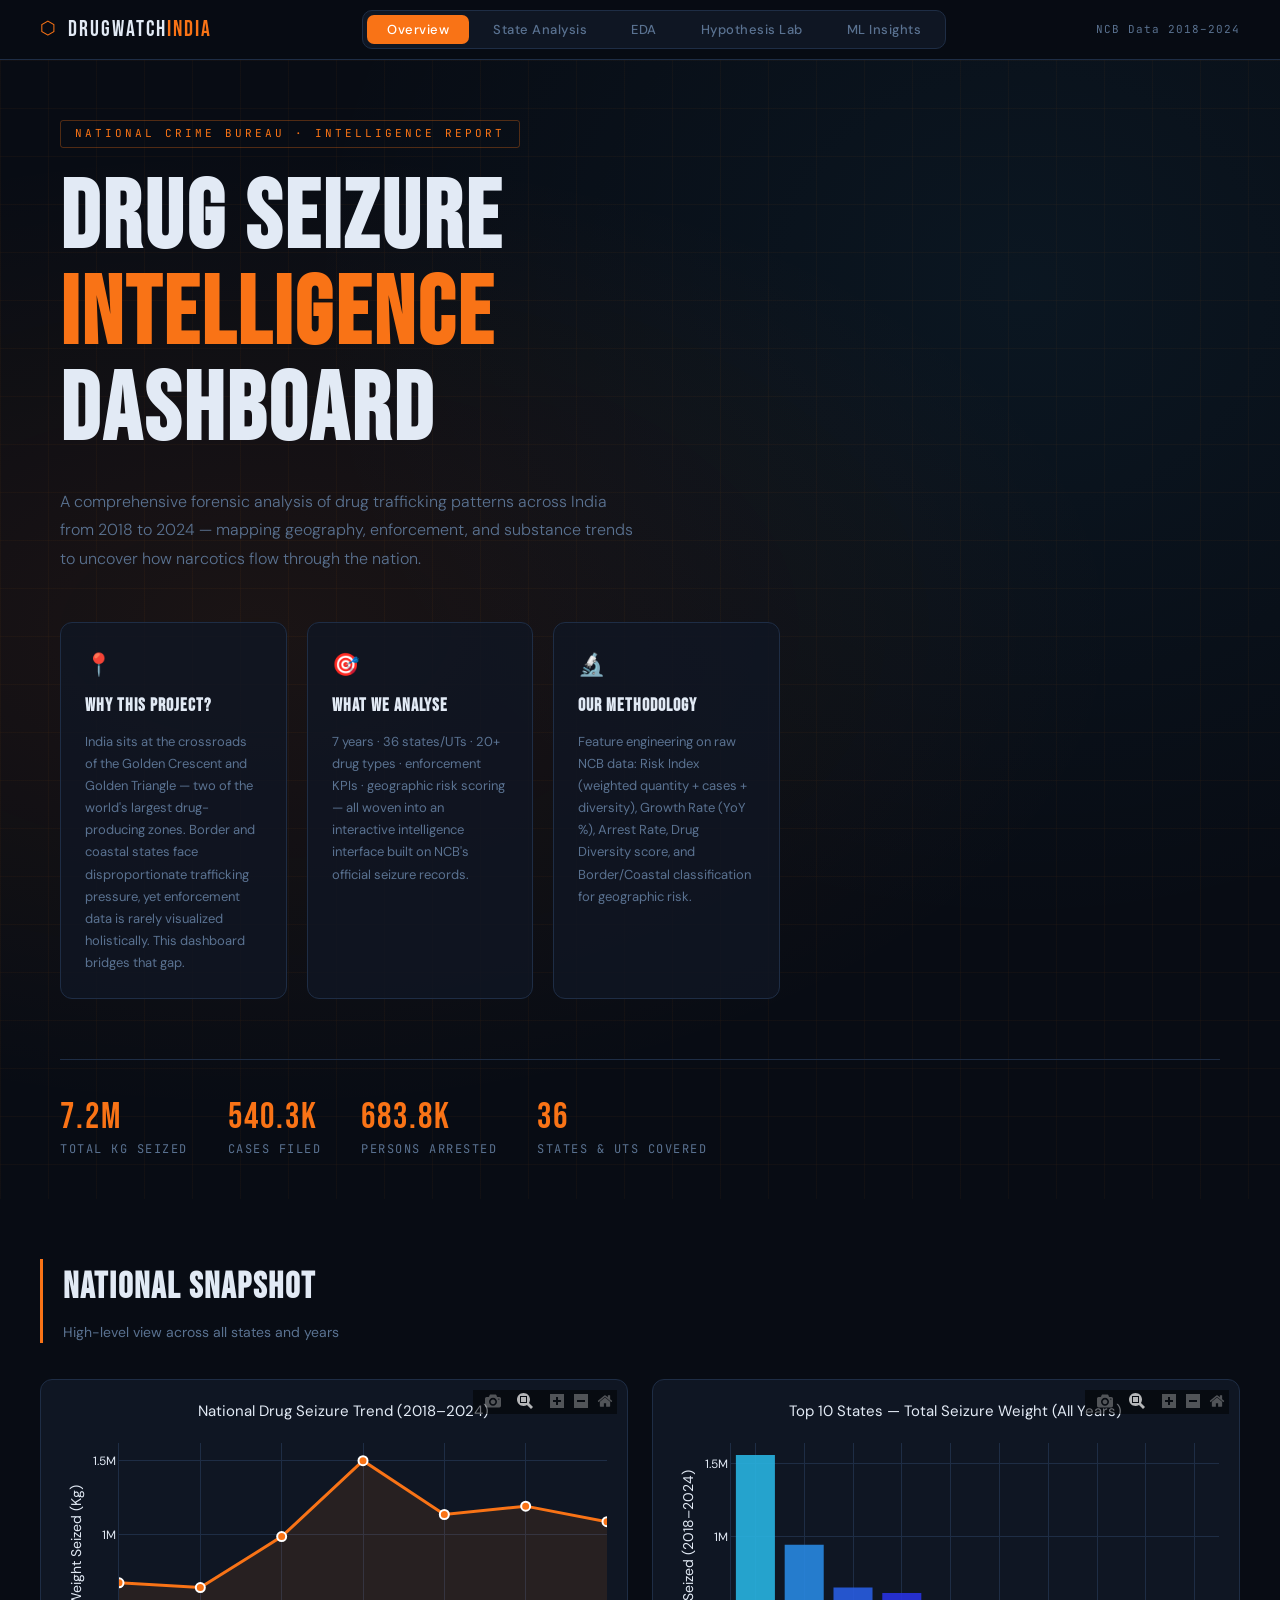
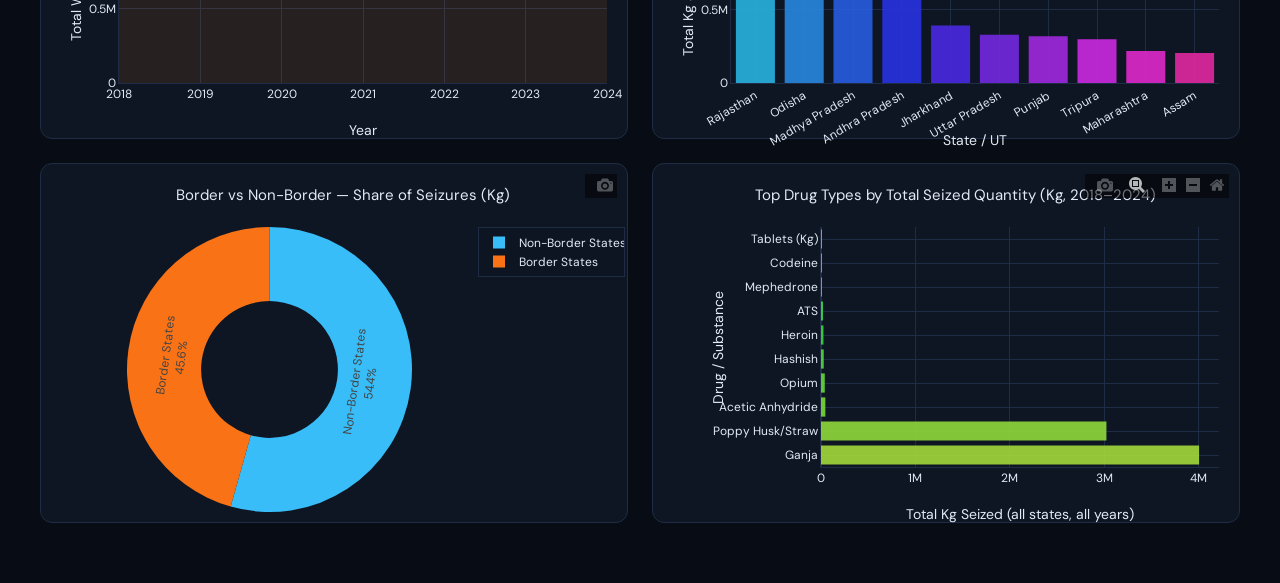
<file: frontend/index.html>
<!DOCTYPE html>
<html lang="en">
<head>
<meta charset="UTF-8">
<meta name="viewport" content="width=device-width, initial-scale=1.0">
<title>DrugWatch India — NCB Seizure Intelligence</title>
<link rel="preconnect" href="https://fonts.googleapis.com">
<link href="https://fonts.googleapis.com/css2?family=Bebas+Neue&family=DM+Sans:ital,wght@0,300;0,400;0,500;0,700;1,300&family=JetBrains+Mono:wght@400;600&display=swap" rel="stylesheet">
<script src="https://cdn.plot.ly/plotly-latest.min.js"></script>
<link rel="stylesheet" href="styles.css">
</head>
<body>

<!-- NAV -->
<nav class="navbar">
  <div class="nav-brand">
    <span class="brand-icon">⬡</span>
    <span class="brand-name">DrugWatch<em>India</em></span>
  </div>
  <div class="nav-tabs">
    <button class="nav-btn active" data-page="home">Overview</button>
    <button class="nav-btn" data-page="statewise">State Analysis</button>
    <button class="nav-btn" data-page="eda">EDA</button>
    <button class="nav-btn" data-page="hypothesis">Hypothesis Lab</button>
    <button class="nav-btn" data-page="ml">ML Insights</button>
  </div>
  <div class="nav-meta">NCB Data 2018–2024</div>
</nav>

<!-- ═══════════════ PAGE: HOME ═══════════════ -->
<div id="page-home" class="page active">

  <!-- HERO -->
  <section class="hero">
    <div class="hero-bg-grid"></div>
    <div class="hero-content">
      <div class="hero-tag">National Crime Bureau · Intelligence Report</div>
      <h1 class="hero-title">Drug Seizure<br><span class="accent">Intelligence</span><br>Dashboard</h1>
      <p class="hero-desc">
        A comprehensive forensic analysis of drug trafficking patterns across
        India from 2018 to 2024 — mapping geography, enforcement, and substance trends
        to uncover how narcotics flow through the nation.
      </p>
      <div class="hero-why">
        <div class="why-card">
          <div class="why-icon">📍</div>
          <h4>Why This Project?</h4>
          <p>India sits at the crossroads of the Golden Crescent and Golden Triangle — two of the world's largest drug-producing zones. Border and coastal states face disproportionate trafficking pressure, yet enforcement data is rarely visualized holistically. This dashboard bridges that gap.</p>
        </div>
        <div class="why-card">
          <div class="why-icon">🎯</div>
          <h4>What We Analyse</h4>
          <p>7 years · 36 states/UTs · 20+ drug types · enforcement KPIs · geographic risk scoring — all woven into an interactive intelligence interface built on NCB's official seizure records.</p>
        </div>
        <div class="why-card">
          <div class="why-icon">🔬</div>
          <h4>Our Methodology</h4>
          <p>Feature engineering on raw NCB data: Risk Index (weighted quantity + cases + diversity), Growth Rate (YoY %), Arrest Rate, Drug Diversity score, and Border/Coastal classification for geographic risk.</p>
        </div>
      </div>
    </div>
    <div class="hero-stats">
      <div class="h-stat" id="hs-total"></div>
      <div class="h-stat" id="hs-cases"></div>
      <div class="h-stat" id="hs-arrested"></div>
      <div class="h-stat" id="hs-states"></div>
    </div>
  </section>

  <!-- HOME OVERVIEW CHARTS -->
  <section class="section">
    <div class="section-header">
      <h2>National Snapshot</h2>
      <p>High-level view across all states and years</p>
    </div>
    <div class="chart-grid-2">
      <div class="chart-box" id="home-trend"></div>
      <div class="chart-box" id="home-topstates"></div>
    </div>
    <div class="chart-grid-2" style="margin-top:24px">
      <div class="chart-box" id="home-border"></div>
      <div class="chart-box" id="home-drugs"></div>
    </div>
  </section>

</div>

<!-- ═══════════════ PAGE: STATE ANALYSIS ═══════════════ -->
<div id="page-statewise" class="page">

  <section class="section">
    <div class="section-header">
      <h2>State-wise Analysis</h2>
      <p>Click a state on the map — or use the filters below</p>
    </div>

    <!-- India Map -->
    <div class="map-container">
      <div id="india-map"></div>
      <div class="map-legend">
        <div class="legend-label">Low Risk</div>
        <div class="legend-bar"></div>
        <div class="legend-label">High Risk</div>
      </div>
    </div>

    <!-- State Filter Controls -->
    <div class="state-controls">
      <div class="control-group">
        <label>State / UT</label>
        <select id="stateFilter"></select>
      </div>
      <div class="control-group">
        <label>Year</label>
        <select id="yearFilter"></select>
      </div>
      <button class="apply-btn" onclick="applyStateFilters()">→ Apply</button>
    </div>

    <!-- KPI Cards -->
    <div class="kpi-row" id="kpi-row">
      <div class="kpi" id="kpi-risk"><span class="kpi-label">Risk Index</span><span class="kpi-val" id="risk">—</span></div>
      <div class="kpi" id="kpi-arrest"><span class="kpi-label">Arrest Rate</span><span class="kpi-val" id="arrest">—</span></div>
      <div class="kpi" id="kpi-growth"><span class="kpi-label">Growth Rate</span><span class="kpi-val" id="growth">—</span></div>
      <div class="kpi" id="kpi-diversity"><span class="kpi-label">Drug Diversity</span><span class="kpi-val" id="diversity">—</span></div>
      <div class="kpi"><span class="kpi-label">Total Cases</span><span class="kpi-val" id="kpi-cases">—</span></div>
      <div class="kpi"><span class="kpi-label">Total Arrested</span><span class="kpi-val" id="kpi-arrested">—</span></div>
      <div class="kpi"><span class="kpi-label">Total Qty (kg/units)</span><span class="kpi-val" id="kpi-qty">—</span></div>
      <div class="kpi"><span class="kpi-label">Border State</span><span class="kpi-val" id="kpi-border">—</span></div>
      <div class="kpi"><span class="kpi-label">Coastal State</span><span class="kpi-val" id="kpi-coastal">—</span></div>
    </div>

    <!-- Drug Breakdown Table -->
    <div class="table-section">
      <h3 class="table-title">Full Drug Breakdown — <span id="table-state-label">Select a state</span></h3>
      <div id="drug-table-container">
        <p class="placeholder-text">Select a state and year to view detailed seizure data</p>
      </div>
    </div>

    <!-- State Trend Chart -->
    <div class="chart-box" id="state-trend" style="margin-top:32px"></div>

  </section>
</div>

<!-- ═══════════════ PAGE: EDA ═══════════════ -->
<div id="page-eda" class="page">
  <section class="section">
    <div class="section-header">
      <h2>Exploratory Data Analysis</h2>
      <p>Select a category to explore visualizations, inferences, and insights</p>
    </div>

    <!-- EDA Category Tabs -->
    <div class="eda-tabs">
      <button class="eda-tab active" data-eda="time">📈 Time-Based</button>
      <button class="eda-tab" data-eda="geo">🗺 Geographic</button>
      <button class="eda-tab" data-eda="drug">💊 Drug Patterns</button>
      <button class="eda-tab" data-eda="enforcement">🚔 Enforcement</button>
      <button class="eda-tab" data-eda="border">🌍 Border & Coastal</button>
      <button class="eda-tab" data-eda="advanced">🔥 Advanced</button>
    </div>

    <!-- EDA Panels -->
    <div id="eda-panel-time" class="eda-panel active">
      <div class="eda-chart-selector">
        <button class="eda-chart-btn active" data-chart="time-total">Total Seizures</button>
        <button class="eda-chart-btn" data-chart="time-drugs">Drug-wise Trends</button>
        <button class="eda-chart-btn" data-chart="time-growth">Growth Rate</button>
        <button class="eda-chart-btn" data-chart="time-ma">Moving Average</button>
      </div>
      <div class="eda-content">
        <div id="time-total" class="eda-chart-view active"><div class="chart-box" id="chart-time-total"></div></div>
        <div id="time-drugs" class="eda-chart-view"><div class="chart-box" id="chart-time-drugs"></div></div>
        <div id="time-growth" class="eda-chart-view"><div class="chart-box" id="chart-time-growth"></div></div>
        <div id="time-ma" class="eda-chart-view"><div class="chart-box" id="chart-time-ma"></div></div>
      </div>
      <div class="eda-inferences" id="inf-time"></div>
    </div>

    <div id="eda-panel-geo" class="eda-panel">
      <div class="eda-chart-selector">
        <button class="eda-chart-btn active" data-chart="geo-heat">State Heatmap</button>
        <button class="eda-chart-btn" data-chart="geo-top10">Top 10 States</button>
        <button class="eda-chart-btn" data-chart="geo-yearstate">Year × State Heatmap</button>
        <button class="eda-chart-btn" data-chart="geo-rank">State Ranking</button>
      </div>
      <div class="eda-content">
        <div id="geo-heat" class="eda-chart-view active"><div class="chart-box" id="chart-geo-heat"></div></div>
        <div id="geo-top10" class="eda-chart-view"><div class="chart-box" id="chart-geo-top10"></div></div>
        <div id="geo-yearstate" class="eda-chart-view"><div class="chart-box" id="chart-geo-yearstate"></div></div>
        <div id="geo-rank" class="eda-chart-view"><div class="chart-box" id="chart-geo-rank"></div></div>
      </div>
      <div class="eda-inferences" id="inf-geo"></div>
    </div>

    <div id="eda-panel-drug" class="eda-panel">
      <div class="eda-chart-selector">
        <button class="eda-chart-btn active" data-chart="drug-dist">Drug Distribution</button>
        <button class="eda-chart-btn" data-chart="drug-stacked">Year-wise Composition</button>
        <button class="eda-chart-btn" data-chart="drug-corr">Correlation Heatmap</button>
        <button class="eda-chart-btn" data-chart="drug-diversity">Diversity Histogram</button>
      </div>
      <div class="eda-content">
        <div id="drug-dist" class="eda-chart-view active"><div class="chart-box" id="chart-drug-dist"></div></div>
        <div id="drug-stacked" class="eda-chart-view"><div class="chart-box" id="chart-drug-stacked"></div></div>
        <div id="drug-corr" class="eda-chart-view"><div class="chart-box" id="chart-drug-corr"></div></div>
        <div id="drug-diversity" class="eda-chart-view"><div class="chart-box" id="chart-drug-diversity"></div></div>
      </div>
      <div class="eda-inferences" id="inf-drug"></div>
    </div>

    <div id="eda-panel-enforcement" class="eda-panel">
      <div class="eda-chart-selector">
        <button class="eda-chart-btn active" data-chart="enf-scatter">Cases vs Arrested</button>
        <button class="eda-chart-btn" data-chart="enf-dist">Arrest Rate Dist.</button>
        <button class="eda-chart-btn" data-chart="enf-state">State-wise Rate</button>
        <button class="eda-chart-btn" data-chart="enf-trend">Enforcement Trend</button>
      </div>
      <div class="eda-content">
        <div id="enf-scatter" class="eda-chart-view active"><div class="chart-box" id="chart-enf-scatter"></div></div>
        <div id="enf-dist" class="eda-chart-view"><div class="chart-box" id="chart-enf-dist"></div></div>
        <div id="enf-state" class="eda-chart-view"><div class="chart-box" id="chart-enf-state"></div></div>
        <div id="enf-trend" class="eda-chart-view"><div class="chart-box" id="chart-enf-trend"></div></div>
      </div>
      <div class="eda-inferences" id="inf-enforcement"></div>
    </div>

    <div id="eda-panel-border" class="eda-panel">
      <div class="eda-chart-selector">
        <button class="eda-chart-btn active" data-chart="bord-pie">Border vs Non-Border</button>
        <button class="eda-chart-btn" data-chart="bord-coastal">Coastal vs Non-Coastal</button>
        <button class="eda-chart-btn" data-chart="bord-combo">Combined Risk</button>
      </div>
      <div class="eda-content">
        <div id="bord-pie" class="eda-chart-view active"><div class="chart-box" id="chart-bord-pie"></div></div>
        <div id="bord-coastal" class="eda-chart-view"><div class="chart-box" id="chart-bord-coastal"></div></div>
        <div id="bord-combo" class="eda-chart-view"><div class="chart-box" id="chart-bord-combo"></div></div>
      </div>
      <div class="eda-inferences" id="inf-border"></div>
    </div>

    <div id="eda-panel-advanced" class="eda-panel">
      <div class="eda-chart-selector">
        <button class="eda-chart-btn active" data-chart="adv-box">Distribution (Box)</button>
        <button class="eda-chart-btn" data-chart="adv-hotspot">Growth Hotspots</button>
        <button class="eda-chart-btn" data-chart="adv-anomaly">Anomaly Spikes</button>
      </div>
      <div class="eda-content">
        <div id="adv-box" class="eda-chart-view active"><div class="chart-box" id="chart-adv-box"></div></div>
        <div id="adv-hotspot" class="eda-chart-view"><div class="chart-box" id="chart-adv-hotspot"></div></div>
        <div id="adv-anomaly" class="eda-chart-view"><div class="chart-box" id="chart-adv-anomaly"></div></div>
      </div>
      <div class="eda-inferences" id="inf-advanced"></div>
    </div>

  </section>
</div>

<!-- ═══════════════ PAGE: HYPOTHESIS ═══════════════ -->
<div id="page-hypothesis" class="page">
  <section class="section">
    <div class="section-header">
      <h2>Hypothesis Testing Lab 🧪</h2>
      <p>Statistical validation of patterns using non-parametric tests</p>
    </div>

    <!-- Hypothesis Cards -->
    <div id="hypothesis-container" class="hypothesis-grid">
      <p class="placeholder-text">Click below to run hypothesis tests</p>
    </div>

    <!-- Run Button -->
    <div style="text-align:center; margin-top:20px;">
      <button class="apply-btn" onclick="loadHypothesis()">Run Tests ⚡</button>
    </div>
  </section>
</div>

<div id="page-ml" class="page">
  <div class="section">

    <div class="section-header">
      <h2>Machine Learning Insights</h2>
      <div class="ml-subtext">
        Clustering groups states into risk categories based on seizure volume and case counts.
      </div>
    </div>

    <!-- Filters -->
    <div class="pill-group">
      <button onclick="renderML('High Risk')" class="ml-btn" data-type="High Risk">High</button>
      <button onclick="renderML('Medium Risk')" class="ml-btn" data-type="Medium Risk">Medium</button>
      <button onclick="renderML('Low Risk')" class="ml-btn" data-type="Low Risk">Low</button>
    </div>

    <!-- Chart -->
    <div id="ml-clusters" style="margin-top:15px;"></div>

    <!-- Insight -->
    <div id="ml-insight" class="insight-text"></div>

     <!-- 🔮 Forecast Section -->
      <div class="section-header" style="margin-top:40px;">
        <h2>Forecasting</h2>
        <p>Select a year and explore future predictions</p>
      </div>
      <!-- Year Toggle -->
      <div style="margin: 10px 0;">
        <label>Select Year:</label>
        <select id="forecast-year" onchange="updateForecast()">
          <option>2025</option>
          <option>2026</option>
          <option>2027</option>
          <option>2028</option>
          <option>2029</option>
          <option>2030</option>
          <option>2031</option>
          <option>2032</option>
          <option>2033</option>
          <option>2034</option>
          <option>2035</option>
        </select>
      </div>
      <!-- India Map -->
      <div id="forecast-map" style="height:500px; margin-top:20px;"></div>
      <!-- Chart -->
      <div id="forecast-chart" style="height:400px; margin-top:20px;"></div>

      <!-- Insight -->
       <div id="forecast-insight" class="insight-text"></div>
      </div>
    


<!-- FOOTER -->
<footer class="footer">
  <p>DrugWatch India · Data sourced from National Crime Bureau (NCB) Reports · Built for academic analysis</p>
</footer>

<script src="data.js"></script>
<script src="script.js"></script>
<script src="eda.js"></script>
<script src="hypothesis.js"></script>
<script src="ml.js  "></script>
</body>
</html>
</file>
<file: frontend/styles.css>
/* ══════════════════════════════════════
   DrugWatch India — Dashboard Styles
   Aesthetic: Intelligence / Dark Editorial
══════════════════════════════════════ */

:root {
  --bg: #080c14;
  --surface: #0f1623;
  --surface2: #151e2e;
  --border: #1e2d45;
  --accent: #f97316;
  --accent2: #38bdf8;
  --accent3: #a3e635;
  --text: #e2eaf5;
  --muted: #5a7291;
  --danger: #ef4444;
  --good: #22c55e;

  --font-display: "Bebas Neue", sans-serif;
  --font-body: "DM Sans", sans-serif;
  --font-mono: "JetBrains Mono", monospace;
}

*,
*::before,
*::after {
  box-sizing: border-box;
  margin: 0;
  padding: 0;
}

html {
  scroll-behavior: smooth;
}

body {
  background: var(--bg);
  color: var(--text);
  font-family: var(--font-body);
  font-size: 15px;
  line-height: 1.6;
  min-height: 100vh;
}

/* ── NAVBAR ── */
.navbar {
  position: sticky;
  top: 0;
  z-index: 100;
  display: flex;
  align-items: center;
  justify-content: space-between;
  padding: 0 40px;
  height: 60px;
  background: rgba(8, 12, 20, 0.95);
  border-bottom: 1px solid var(--border);
  backdrop-filter: blur(12px);
}

.nav-brand {
  display: flex;
  align-items: center;
  gap: 10px;
  font-family: var(--font-display);
  font-size: 22px;
  letter-spacing: 2px;
  color: var(--text);
}
.nav-brand .brand-icon {
  color: var(--accent);
  font-size: 18px;
}
.nav-brand em {
  color: var(--accent);
  font-style: normal;
}

.nav-tabs {
  display: flex;
  gap: 4px;
  background: var(--surface);
  padding: 4px;
  border-radius: 10px;
  border: 1px solid var(--border);
}

.nav-btn {
  padding: 6px 20px;
  border: none;
  background: transparent;
  color: var(--muted);
  font-family: var(--font-body);
  font-size: 13px;
  font-weight: 500;
  border-radius: 7px;
  cursor: pointer;
  letter-spacing: 0.5px;
  transition: all 0.2s;
}
.nav-btn:hover {
  color: var(--text);
  background: var(--surface2);
}
.nav-btn.active {
  background: var(--accent);
  color: #fff;
}

.nav-meta {
  font-family: var(--font-mono);
  font-size: 11px;
  color: var(--muted);
  letter-spacing: 1px;
}

/* ── PAGES ── */
.page {
  display: none;
}
.page.active {
  display: block;
  animation: fadeIn 0.35s ease;
}

@keyframes fadeIn {
  from {
    opacity: 0;
    transform: translateY(10px);
  }
  to {
    opacity: 1;
    transform: translateY(0);
  }
}

/* ── HERO ── */
.hero {
  position: relative;
  min-height: 88vh;
  display: flex;
  flex-direction: column;
  justify-content: center;
  padding: 60px 60px 40px;
  overflow: hidden;
}

.hero-bg-grid {
  position: absolute;
  inset: 0;
  background-image:
    linear-gradient(rgba(249, 115, 22, 0.04) 1px, transparent 1px),
    linear-gradient(90deg, rgba(249, 115, 22, 0.04) 1px, transparent 1px);
  background-size: 48px 48px;
  pointer-events: none;
}
.hero-bg-grid::after {
  content: "";
  position: absolute;
  inset: 0;
  background:
    radial-gradient(
      ellipse at 20% 50%,
      rgba(249, 115, 22, 0.08) 0%,
      transparent 60%
    ),
    radial-gradient(
      ellipse at 80% 20%,
      rgba(56, 189, 248, 0.06) 0%,
      transparent 50%
    );
}

.hero-content {
  position: relative;
  z-index: 1;
  max-width: 720px;
}

.hero-tag {
  display: inline-block;
  font-family: var(--font-mono);
  font-size: 11px;
  color: var(--accent);
  letter-spacing: 3px;
  text-transform: uppercase;
  border: 1px solid rgba(249, 115, 22, 0.3);
  padding: 4px 14px;
  border-radius: 3px;
  margin-bottom: 24px;
}

.hero-title {
  font-family: var(--font-display);
  font-size: clamp(56px, 8vw, 96px);
  line-height: 1;
  letter-spacing: 3px;
  color: var(--text);
  margin-bottom: 28px;
}
.hero-title .accent {
  color: var(--accent);
}

.hero-desc {
  font-size: 16px;
  color: var(--muted);
  max-width: 580px;
  margin-bottom: 48px;
  font-weight: 300;
  line-height: 1.8;
}

.hero-why {
  display: grid;
  grid-template-columns: repeat(3, 1fr);
  gap: 20px;
  margin-bottom: 0;
}

.why-card {
  background: rgba(15, 22, 35, 0.8);
  border: 1px solid var(--border);
  border-radius: 12px;
  padding: 24px;
  transition:
    border-color 0.2s,
    transform 0.2s;
}
.why-card:hover {
  border-color: var(--accent);
  transform: translateY(-3px);
}
.why-icon {
  font-size: 22px;
  margin-bottom: 10px;
}
.why-card h4 {
  font-family: var(--font-display);
  font-size: 18px;
  letter-spacing: 1px;
  color: var(--text);
  margin-bottom: 10px;
}
.why-card p {
  font-size: 13px;
  color: var(--muted);
  line-height: 1.7;
}

.hero-stats {
  display: flex;
  gap: 40px;
  margin-top: 60px;
  padding-top: 40px;
  border-top: 1px solid var(--border);
  position: relative;
  z-index: 1;
}
.h-stat {
  font-family: var(--font-mono);
  font-size: 12px;
  color: var(--muted);
}
.h-stat .stat-num {
  display: block;
  font-family: var(--font-display);
  font-size: 36px;
  color: var(--accent);
  letter-spacing: 2px;
  line-height: 1;
  margin-bottom: 4px;
}
.h-stat .stat-label {
  letter-spacing: 1.5px;
  text-transform: uppercase;
}

/* ── SECTIONS ── */
.section {
  max-width: 1400px;
  margin: 0 auto;
  padding: 60px 40px;
}

.section-header {
  margin-bottom: 36px;
  border-left: 3px solid var(--accent);
  padding-left: 20px;
}
.section-header h2 {
  font-family: var(--font-display);
  font-size: 36px;
  letter-spacing: 2px;
  color: var(--text);
}
.section-header p {
  color: var(--muted);
  font-size: 14px;
  margin-top: 4px;
}

/* ── CHART CONTAINERS ── */
.chart-grid-2 {
  display: grid;
  grid-template-columns: 1fr 1fr;
  gap: 24px;
}

.chart-box {
  background: var(--surface);
  border: 1px solid var(--border);
  border-radius: 12px;
  padding: 8px;
  min-height: 360px;
}

/* ── MAP ── */
.map-container {
  position: relative;
  margin-bottom: 40px;
}
#india-map {
  background: var(--surface);
  border: 1px solid var(--border);
  border-radius: 12px;
  height: 520px;
  width: 100%;
}
.map-legend {
  display: flex;
  align-items: center;
  gap: 12px;
  margin-top: 12px;
  justify-content: center;
}
.legend-bar {
  width: 200px;
  height: 8px;
  border-radius: 4px;
  background: linear-gradient(to right, #0ea5e9, #f97316, #ef4444);
}
.legend-label {
  font-family: var(--font-mono);
  font-size: 11px;
  color: var(--muted);
}

/* ── STATE CONTROLS ── */
.state-controls {
  display: flex;
  align-items: flex-end;
  gap: 20px;
  flex-wrap: wrap;
  margin-bottom: 32px;
}
.control-group {
  display: flex;
  flex-direction: column;
  gap: 6px;
}
.control-group label {
  font-family: var(--font-mono);
  font-size: 11px;
  color: var(--muted);
  text-transform: uppercase;
  letter-spacing: 1.5px;
}
select {
  background: var(--surface);
  border: 1px solid var(--border);
  color: var(--text);
  padding: 10px 16px;
  border-radius: 8px;
  font-family: var(--font-body);
  font-size: 14px;
  cursor: pointer;
  min-width: 220px;
  outline: none;
  transition: border-color 0.2s;
}
select:focus {
  border-color: var(--accent);
}

.apply-btn {
  background: var(--accent);
  border: none;
  color: #fff;
  padding: 11px 28px;
  border-radius: 8px;
  font-family: var(--font-display);
  font-size: 16px;
  letter-spacing: 2px;
  cursor: pointer;
  transition:
    opacity 0.2s,
    transform 0.15s;
}
.apply-btn:hover {
  opacity: 0.85;
  transform: translateY(-1px);
}

/* ── KPI ROW ── */
.kpi-row {
  display: flex;
  flex-wrap: wrap;
  gap: 16px;
  margin-bottom: 36px;
}
.kpi {
  background: var(--surface);
  border: 1px solid var(--border);
  border-radius: 10px;
  padding: 16px 24px;
  display: flex;
  flex-direction: column;
  gap: 6px;
  min-width: 150px;
  flex: 1;
  transition: border-color 0.2s;
}
.kpi:hover {
  border-color: var(--accent2);
}
.kpi-label {
  font-family: var(--font-mono);
  font-size: 10px;
  color: var(--muted);
  text-transform: uppercase;
  letter-spacing: 1.5px;
}
.kpi-val {
  font-family: var(--font-display);
  font-size: 28px;
  color: var(--accent);
  letter-spacing: 1px;
  line-height: 1.1;
}

/* ── DRUG TABLE ── */
.table-section {
  background: var(--surface);
  border: 1px solid var(--border);
  border-radius: 12px;
  padding: 28px;
}
.table-title {
  font-family: var(--font-display);
  font-size: 20px;
  letter-spacing: 1px;
  color: var(--text);
  margin-bottom: 20px;
}
.table-title span {
  color: var(--accent);
}

.placeholder-text {
  color: var(--muted);
  font-size: 14px;
  text-align: center;
  padding: 40px;
}

.drug-table {
  width: 100%;
  border-collapse: collapse;
  font-size: 13px;
}
.drug-table th {
  background: var(--surface2);
  color: var(--muted);
  font-family: var(--font-mono);
  font-size: 10px;
  text-transform: uppercase;
  letter-spacing: 1.5px;
  padding: 10px 14px;
  text-align: left;
  border-bottom: 1px solid var(--border);
}
.drug-table td {
  padding: 10px 14px;
  border-bottom: 1px solid rgba(30, 45, 69, 0.5);
  color: var(--text);
}
.drug-table tr:hover td {
  background: rgba(249, 115, 22, 0.04);
}
.drug-table td:last-child {
  font-family: var(--font-mono);
  color: var(--accent);
  text-align: right;
}

/* ── EDA TABS ── */
.eda-tabs {
  display: flex;
  gap: 8px;
  flex-wrap: wrap;
  margin-bottom: 32px;
}
.eda-tab {
  padding: 10px 22px;
  background: var(--surface);
  border: 1px solid var(--border);
  color: var(--muted);
  font-family: var(--font-body);
  font-size: 13px;
  font-weight: 500;
  border-radius: 8px;
  cursor: pointer;
  transition: all 0.2s;
}
.eda-tab:hover {
  color: var(--text);
  border-color: var(--accent);
}
.eda-tab.active {
  background: var(--accent);
  color: #fff;
  border-color: var(--accent);
}

/* ── EDA PANELS ── */
.eda-panel {
  display: none;
}
.eda-panel.active {
  display: block;
  animation: fadeIn 0.3s ease;
}

.eda-chart-selector {
  display: flex;
  gap: 8px;
  flex-wrap: wrap;
  margin-bottom: 24px;
  padding: 12px;
  background: var(--surface);
  border: 1px solid var(--border);
  border-radius: 10px;
}
.eda-chart-btn {
  padding: 7px 18px;
  background: transparent;
  border: 1px solid transparent;
  color: var(--muted);
  font-size: 13px;
  border-radius: 6px;
  cursor: pointer;
  transition: all 0.2s;
}
.eda-chart-btn:hover {
  color: var(--text);
  background: var(--surface2);
}
.eda-chart-btn.active {
  color: var(--accent2);
  border-color: var(--accent2);
  background: rgba(56, 189, 248, 0.08);
}

.eda-chart-view {
  display: none;
}
.eda-chart-view.active {
  display: block;
  animation: fadeIn 0.25s ease;
}

/* ── INFERENCES ── */
.eda-inferences {
  margin-top: 28px;
  display: grid;
  grid-template-columns: repeat(auto-fit, minmax(280px, 1fr));
  gap: 16px;
}
.inference-card {
  background: var(--surface);
  border: 1px solid var(--border);
  border-left: 3px solid var(--accent2);
  border-radius: 10px;
  padding: 20px;
}
.inference-card .inf-header {
  display: flex;
  align-items: center;
  gap: 10px;
  margin-bottom: 12px;
}
.inf-tag {
  font-family: var(--font-mono);
  font-size: 9px;
  text-transform: uppercase;
  letter-spacing: 2px;
  padding: 3px 8px;
  border-radius: 3px;
}
.inf-tag.obs {
  background: rgba(56, 189, 248, 0.15);
  color: var(--accent2);
}
.inf-tag.reason {
  background: rgba(163, 230, 53, 0.15);
  color: var(--accent3);
}
.inf-tag.impact {
  background: rgba(249, 115, 22, 0.15);
  color: var(--accent);
}

.inf-title {
  font-weight: 600;
  font-size: 13px;
  color: var(--text);
}
.inf-body {
  font-size: 13px;
  color: var(--muted);
  line-height: 1.7;
}

/* ── FOOTER ──
.footer {
  text-align: center;
  padding: 28px;
  border-top: 1px solid var(--border);
  font-size: 12px;
  color: var(--muted);
  font-family: var(--font-mono);
  letter-spacing: 0.5px;
} */

/* ── PLOTLY OVERRIDE ── */
.js-plotly-plot .plotly .modebar {
  background: transparent !important;
}

/* ── SCROLLBAR ── */
::-webkit-scrollbar {
  width: 6px;
  height: 6px;
}
::-webkit-scrollbar-track {
  background: var(--surface);
}
::-webkit-scrollbar-thumb {
  background: var(--border);
  border-radius: 3px;
}
::-webkit-scrollbar-thumb:hover {
  background: var(--muted);
}

/* ── RESPONSIVE ── */
@media (max-width: 900px) {
  .hero {
    padding: 40px 24px;
  }
  .hero-why {
    grid-template-columns: 1fr;
  }
  .chart-grid-2 {
    grid-template-columns: 1fr;
  }
  .navbar {
    padding: 0 20px;
  }
  .section {
    padding: 40px 20px;
  }
  .hero-stats {
    flex-wrap: wrap;
    gap: 24px;
  }
  .hero-title {
    font-size: 52px;
  }
}
.chart-card {
  background: #0f172a;
  border: 1px solid #1e293b;
  border-radius: 12px;
  padding: 16px;
  margin-top: 20px;
}

.chart-header {
  display: flex;
  justify-content: space-between;
  align-items: center;
  margin-bottom: 10px;
}

.chart-header h3 {
  color: #e2eaf5;
  font-size: 16px;
}

.ml-filters {
  display: flex;
  gap: 8px;
}

.ml-btn {
  background: transparent;
  border: 1px solid #334155;
  color: #cbd5f5;
  padding: 5px 10px;
  border-radius: 6px;
  cursor: pointer;
  font-size: 12px;
}

.ml-btn:hover {
  background: #1e293b;
}

.ml-btn.active {
  background: #f97316;
  border-color: #f97316;
  color: white;
}

.ml-insight {
  margin-top: 10px;
  font-size: 13px;
  color: #94a3b8;
}

.pill-group {
  display: flex;
  gap: 8px;
  margin-top: 10px;
}

.pill {
  background: transparent;
  border: 1px solid #1e2d45;
  color: #8aa0c6;
  padding: 6px 12px;
  border-radius: 20px;
  font-size: 12px;
  cursor: pointer;
}

.pill.active {
  background: #f97316;
  color: white;
  border-color: #f97316;
}

.insight-text {
  margin-top: 12px;
  font-size: 13px;
  color: #8aa0c6;
}
.ml-subtext {
  margin-top: 6px;
  font-size: 13px;
  color: #6b85a6;
}

.hypothesis-grid {
  display: grid;
  grid-template-columns: repeat(auto-fit, minmax(250px, 1fr));
  gap: 20px;
}

.hyp-card {
  background: #111;
  border: 1px solid #222;
  padding: 20px;
  border-radius: 12px;
  transition: 0.3s;
}

.hyp-card:hover {
  transform: translateY(-5px);
  border-color: #00ffcc;
}

.green { color: #00ff88; }
.red { color: #ff4d4d; }
</file>
